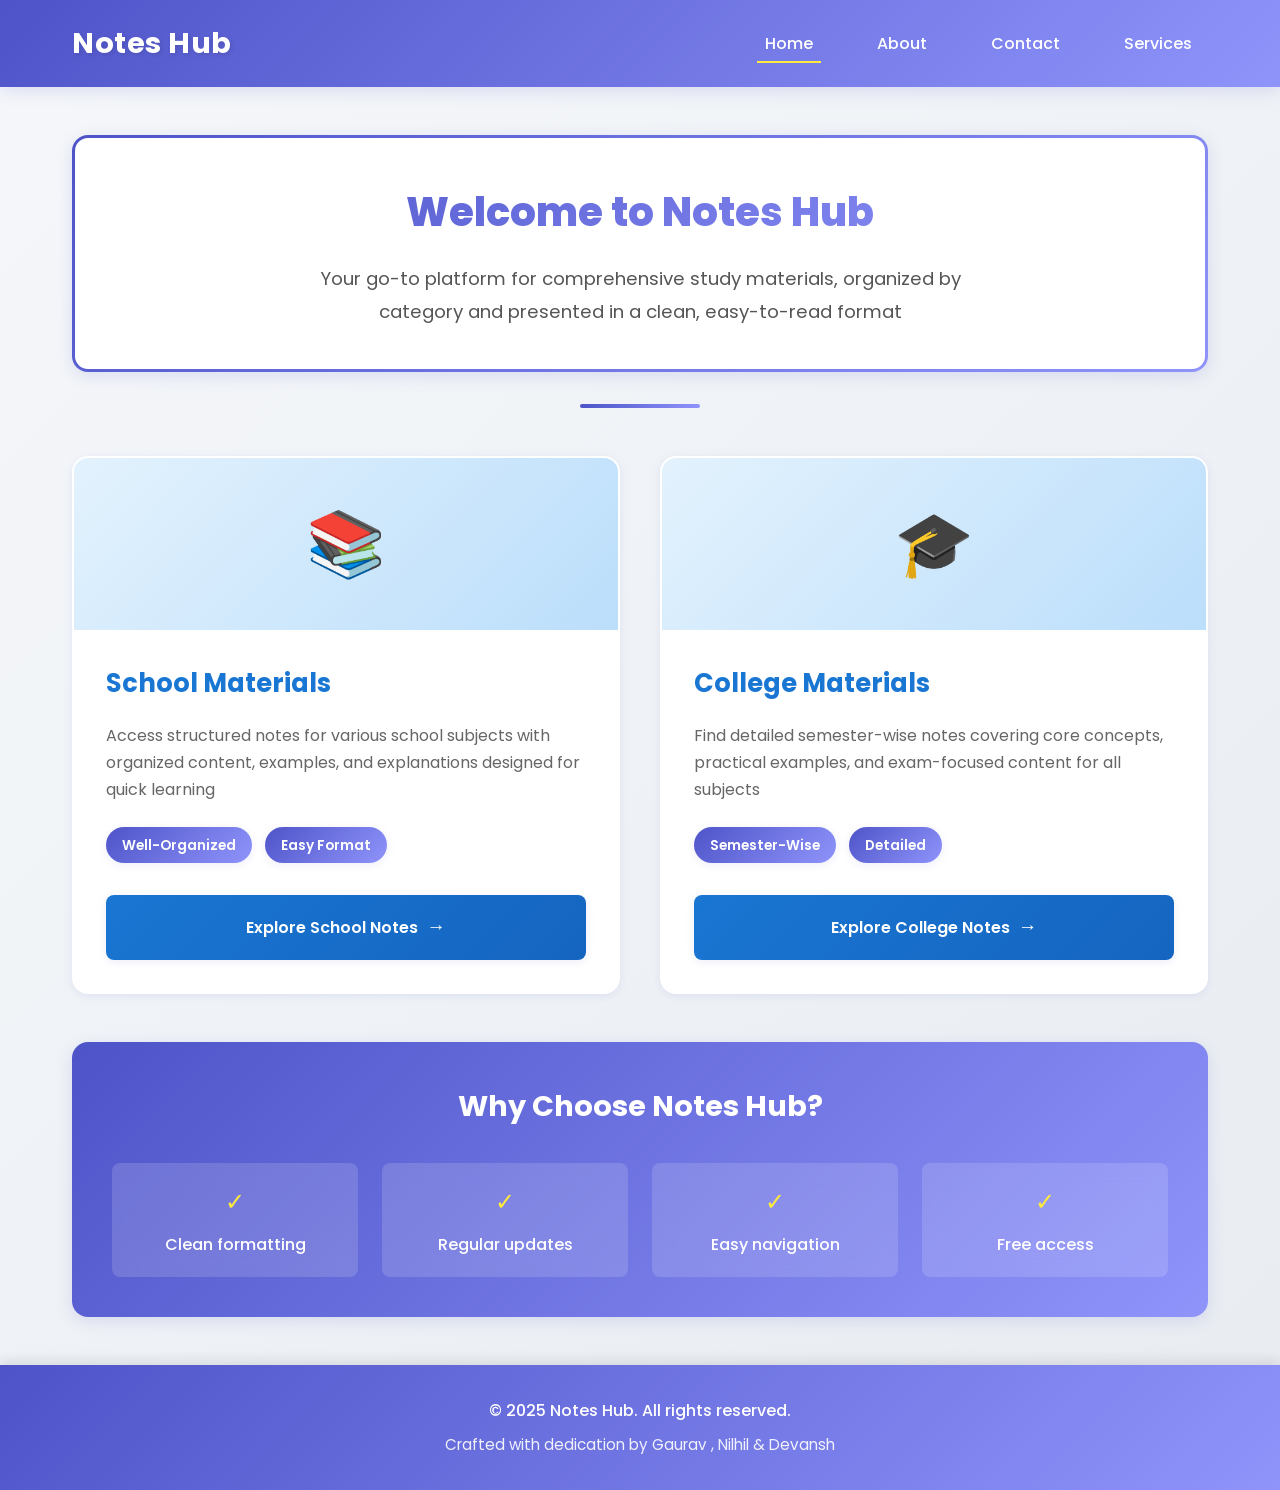
<file: index.html>
<!DOCTYPE html>
<html lang="en">
  <head>
    <meta charset="UTF-8" />
    <meta name="viewport" content="width=device-width, initial-scale=1.0" />
    <meta
      name="description"
      content="Your ultimate destination for organized school and college study materials"
    />
    <title>Notes Hub - Your Study Companion</title>
    <link
      href="https://fonts.googleapis.com/css2?family=Poppins:wght@300;400;500;600;700;800&display=swap"
      rel="stylesheet"
    />
    <link rel="stylesheet" href="style.css" />
  </head>
  <body>
    <header class="header-wrapper">
      <nav class="primary-navigation">
        <div class="brand-logo">
          <h1 class="site-title">Notes Hub</h1>
        </div>
        <ul class="navigation-menu">
          <li><a href="index.html" class="nav-link active-page">Home</a></li>
          <li><a href="./about/about.html" class="nav-link">About</a></li>
          <li><a href="./contact/contact.html" class="nav-link">Contact</a></li>
          <li><a href="services.html" class="nav-link">Services</a></li>
        </ul>
      </nav>
    </header>

    <main class="main-content-wrapper">
      <section class="hero-section">
        <div class="hero-content">
          <h2 class="page-heading">Welcome to Notes Hub</h2>
          <p class="page-description">
            Your go-to platform for comprehensive study materials, organized by
            category and presented in a clean, easy-to-read format
          </p>
        </div>
        <div class="decorative-divider"></div>
      </section>

      <section class="notes-grid-section">
        <div class="notes-grid">
          <article class="note-card school-card">
            <div class="card-icon-wrapper">
              <div class="card-icon">📚</div>
            </div>
            <div class="card-content">
              <h3 class="card-heading">School Materials</h3>
              <p class="card-description">
                Access structured notes for various school subjects with
                organized content, examples, and explanations designed for quick
                learning
              </p>
              <div class="card-features">
                <span class="feature-badge">Well-Organized</span>
                <span class="feature-badge">Easy Format</span>
              </div>
            </div>
            <div class="card-action">
              <a
                href="./notes/schools/mainschool.html"
                class="action-button primary-btn"
              >
                Explore School Notes
                <span class="btn-arrow">→</span>
              </a>
            </div>
          </article>

          <article class="note-card college-card">
            <div class="card-icon-wrapper">
              <div class="card-icon">🎓</div>
            </div>
            <div class="card-content">
              <h3 class="card-heading">College Materials</h3>
              <p class="card-description">
                Find detailed semester-wise notes covering core concepts,
                practical examples, and exam-focused content for all subjects
              </p>
              <div class="card-features">
                <span class="feature-badge">Semester-Wise</span>
                <span class="feature-badge">Detailed</span>
              </div>
            </div>
            <div class="card-action">
              <a
                href="./notes/college/maincollege.html"
                class="action-button primary-btn"
              >
                Explore College Notes
                <span class="btn-arrow">→</span>
              </a>
            </div>
          </article>
        </div>
      </section>

      <section class="info-banner">
        <div class="banner-content">
          <h3 class="banner-heading">Why Choose Notes Hub?</h3>
          <div class="benefits-grid">
            <div class="benefit-item">
              <span class="benefit-icon">✓</span>
              <p>Clean formatting</p>
            </div>
            <div class="benefit-item">
              <span class="benefit-icon">✓</span>
              <p>Regular updates</p>
            </div>
            <div class="benefit-item">
              <span class="benefit-icon">✓</span>
              <p>Easy navigation</p>
            </div>
            <div class="benefit-item">
              <span class="benefit-icon">✓</span>
              <p>Free access</p>
            </div>
          </div>
        </div>
      </section>
    </main>

    <footer class="site-footer">
      <div class="footer-content">
        <p class="footer-copyright">
          &copy; 2025 Notes Hub. All rights reserved.
        </p>
        <p class="footer-credits">
          Crafted with dedication by Gaurav , Nilhil & Devansh
        </p>
      </div>
    </footer>
  </body>
</html>
</file>
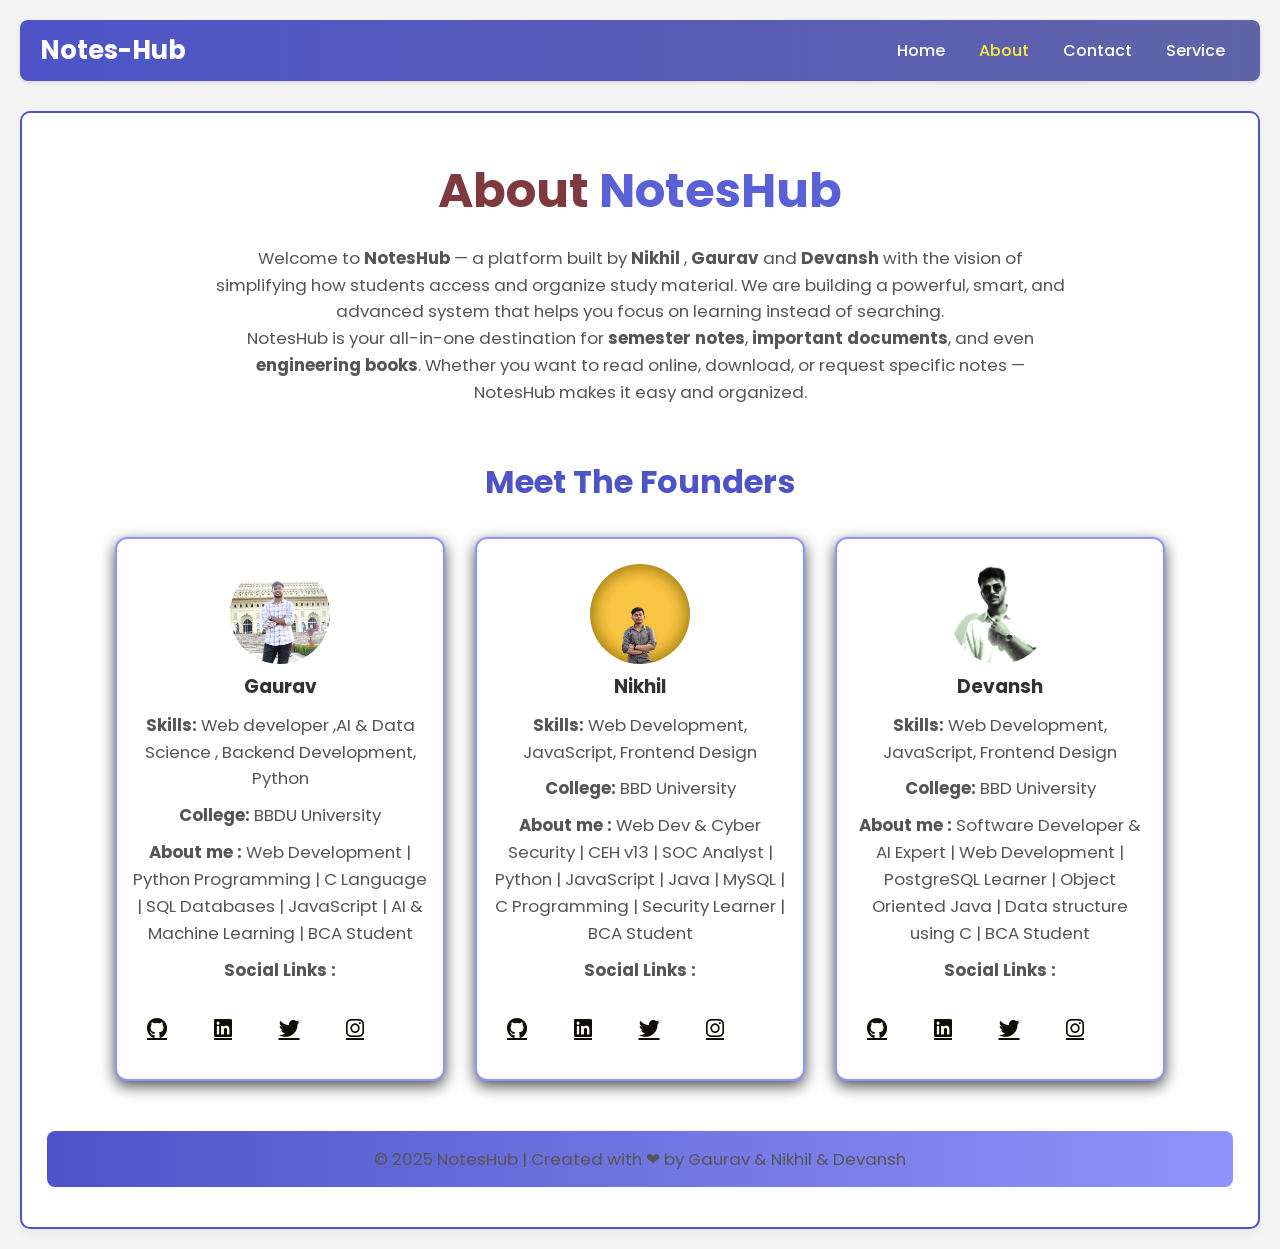
<file: about/about.html>
<!DOCTYPE html>
<html lang="en">

<head>
  <meta charset="UTF-8">
  <meta name="viewport" content="width=device-width, initial-scale=1.0">
  <title>About | NotesHub</title>

  <link href="https://fonts.googleapis.com/css2?family=Poppins:wght@300;400;500;600;700&display=swap" rel="stylesheet">

  <!-- Google Fonts -->
  <link href="https://fonts.googleapis.com/css2?family=Poppins:wght@300;400;500;600;700;800&display=swap"
    rel="stylesheet" />

  <!-- Font Awesome -->
  <link rel="stylesheet" href="https://cdnjs.cloudflare.com/ajax/libs/font-awesome/6.4.0/css/all.min.css" />

  <link rel="stylesheet" href="about.css">
</head>

<body>


  <nav class="main-nav">
    <h1>Notes-Hub</h1>
    <div class="nav">
      <a href="/index.html">Home</a>
      <a href="about.html" class="active">About</a>
      <a href="/contact/contact.html">Contact</a>
      <a href="/services/services.html">Service</a>
    </div>
  </nav>


  <section class="about-intro">

    <section class="about-section">
      <div class="about-content">
        <h2>About <span>NotesHub</span></h2>
        <p>
          Welcome to <strong>NotesHub</strong> — a platform built by <strong>Nikhil</strong> , <strong>Gaurav</strong>
          and <strong>Devansh</strong>
          with the vision of simplifying how students access and organize study material.
          We are building a powerful, smart, and advanced system that helps you focus on learning instead of searching.
        </p>
        <p>
          NotesHub is your all-in-one destination for <strong>semester notes</strong>, <strong>important
            documents</strong>,
          and even <strong>engineering books</strong>. Whether you want to read online, download, or request specific
          notes —
          NotesHub makes it easy and organized.
        </p>
      </div>



    </section>

    <!-- Founders Section -->
    <section class="founders">
      <h2>Meet The Founders</h2>
      <div class="founder-container">

        <!-- Gaurav  -->
        <div class="founder-card">
          <div class="profile-pic">
            <img src="gpic.png" alt="Gaurav">
          </div>
          <h3>Gaurav</h3>
          <p><strong>Skills:</strong> Web developer ,AI & Data Science , Backend Development, Python</p>
          <p><strong>College:</strong> BBDU University</p>
          <p><strong>About me :</strong> Web Development | Python Programming | C Language | SQL Databases | JavaScript
            | AI & Machine Learning | BCA Student
          </p>

          <p><strong>Social Links :</strong></p>
          <ul>
            <div class="social-links">
              <a href="https://github.com/ggauravky" target="_blank" aria-label="GitHub">
                <i class="fab fa-github"></i>
              </a>
              <a href="https://www.linkedin.com/in/gauravky/" target="_blank" aria-label="LinkedIn">
                <i class="fab fa-linkedin"></i>
              </a>
              <a href="https://twitter.com" target="_blank" aria-label="Twitter">
                <i class="fab fa-twitter"></i>
              </a>
              <a href="https://instagram.com/the_gaurav_codes" target="_blank" aria-label="Instagram">
                <i class="fab fa-instagram"></i>
              </a>
            </div>

          </ul>
        </div>

        <!-- Nikhil  -->
        <div class="founder-card">
          <div class="profile-pic">
            <img src="npic.jpg" alt="Nikhil">
          </div>
          <h3>Nikhil</h3>
          <p><strong>Skills:</strong> Web Development, JavaScript, Frontend Design</p>
          <p><strong>College:</strong> BBD University</p>
          <p><strong>About me :</strong> Web Dev & Cyber Security | CEH v13 | SOC Analyst | Python | JavaScript | Java |
            MySQL | C Programming | Security Learner | BCA Student
          </p>
          <p><strong>Social Links :</strong></p>
          <ul>
            <div class="social-links">
              <a href="https://github.com/the-nikhilcodes" target="_blank" aria-label="GitHub">
                <i class="fab fa-github"></i>
              </a>
              <a href="https://www.linkedin.com/in/nikhil-agrahari/" target="_blank" aria-label="LinkedIn">
                <i class="fab fa-linkedin"></i>
              </a>
              <a href="https://twitter.com/nikhilxploit" target="_blank" aria-label="Twitter">
                <i class="fab fa-twitter"></i>
              </a>
              <a href="https://instagram.com/codewith.nikhil" target="_blank" aria-label="Instagram">
                <i class="fab fa-instagram"></i>
              </a>
            </div>
          </ul>

        </div>


        <!-- Devansh  -->
        <div class="founder-card">
          <div class="profile-pic">
            <img src="dimg.png" alt="Devansh">
          </div>
          <h3>Devansh</h3>
          <p><strong>Skills:</strong> Web Development, JavaScript, Frontend Design</p>
          <p><strong>College:</strong> BBD University</p>
          <p><strong>About me :</strong> Software Developer & AI Expert | Web Development | PostgreSQL Learner | Object Oriented Java | Data structure using C | BCA Student</p>
          <p><strong>Social Links :</strong></p>
      

          <ul>
            <div class="social-links">
              <a href="https://github.com/ydevansh" target="_blank" aria-label="GitHub">
                <i class="fab fa-github"></i>
              </a>
              <a href="https://www.linkedin.com/in/ydevansh/" target="_blank" aria-label="LinkedIn">
                <i class="fab fa-linkedin"></i>
              </a>
              <a href="https://twitter.com" target="_blank" aria-label="Twitter">
                <i class="fab fa-twitter"></i>
              </a>
              <a href="https://instagram.com/codewithdeva" target="_blank" aria-label="Instagram">
                <i class="fab fa-instagram"></i>
              </a>
            </div>
        </div>
        </ul>
      </div>
      </div>
    </section>

    <!-- Footer -->
    <footer>
      <p>© 2025 NotesHub | Created with ❤ by Gaurav & Nikhil & Devansh</p>
    </footer>

</body>

</html>
</file>
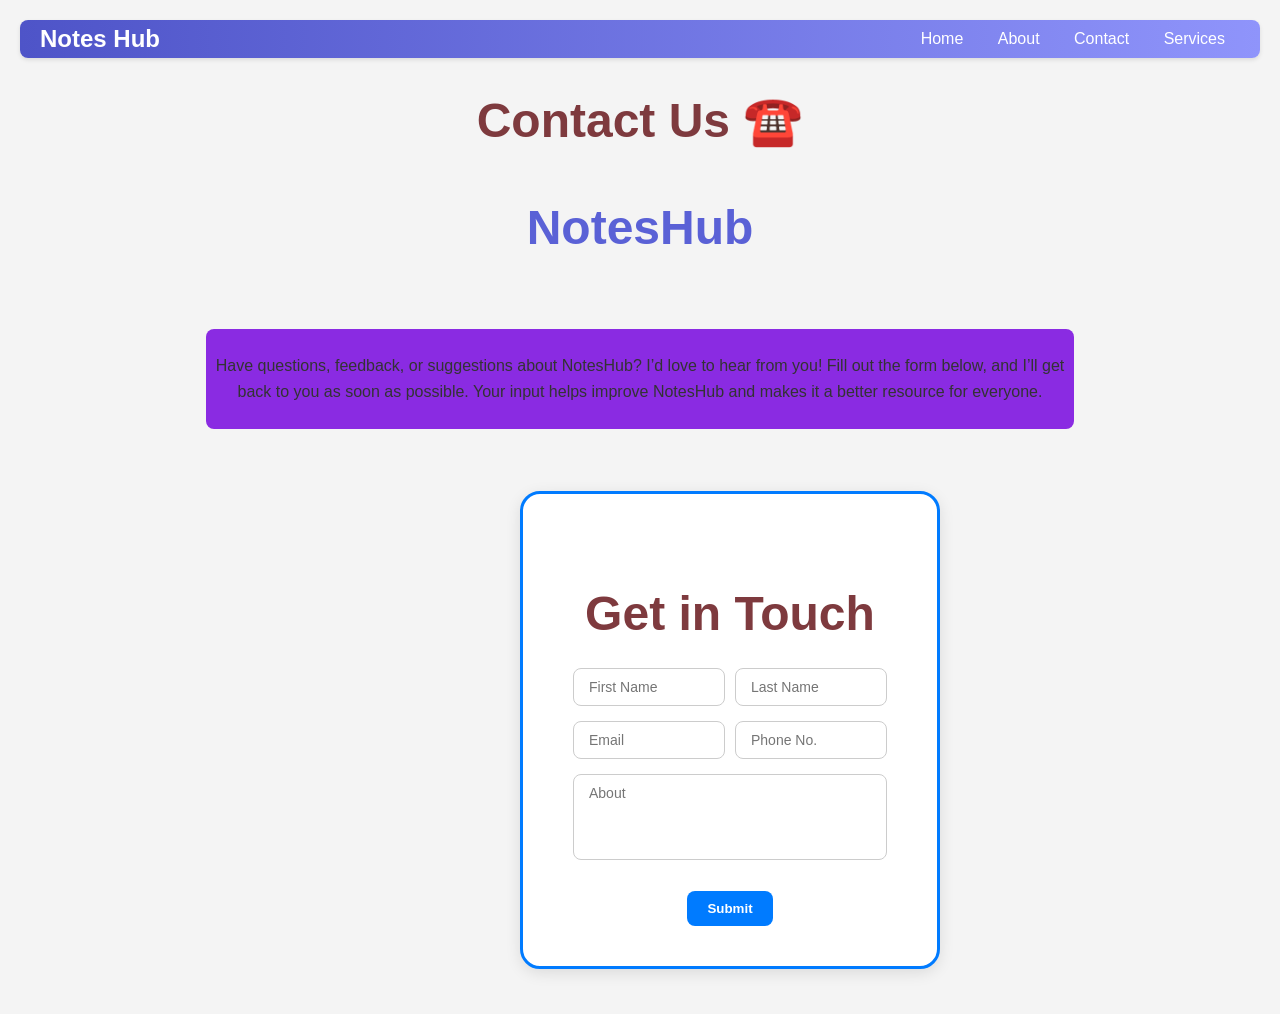
<file: contact/contact.html>
<!DOCTYPE html>
<html lang="en">

<head>
  <meta charset="UTF-8" />
  <meta name="viewport" content="width=device-width, initial-scale=1.0" />
  <title>Document</title>
  <link rel="stylesheet" href="contact.css" />
</head>

<body>
  <nav class="main-nav">
    <h1>Notes Hub</h1>
    <div class="nav">
      <a href="/index.html">Home</a>
      <a href="/about/about.html">About</a>
      <a href="/contact/contact.html">Contact</a>
      <a href="services.html">Services</a>
    </div>
  </nav>
 <section class="about-intro">

  <section class="about-section">
    <div class="about-content">
      <h2> Contact Us ☎️ <span></span></h2>
      </section>
       <h4><span>NotesHub</span></h4>

  <!-- <div class="contact">
    <span class="con"> <pre>            Contact me !           </pre></span>
  </div> -->
  <p>
    
    Have questions, feedback, or suggestions about NotesHub? I’d love to hear
    from you! Fill out the form below, and I’ll get back to you as soon as
    possible. Your input helps improve NotesHub and makes it a better resource
    for everyone.
  </p>
  

  <form>
 <div class="contact">
  
    <span>
      <h2>Get in Touch</h2>

      <form>
        <div class="row">
          <input type="text" placeholder="First Name" required />
          <input type="text" placeholder="Last Name" required />
        </div>

        <div class="row">
          <input type="email" placeholder="Email" required />
          <input type="tel" placeholder="Phone No." required />
        </div>
      

        <textarea placeholder="About" rows="4"></textarea>
      

        <button type="submit">Submit</button>
      </div> 
      </form></span>
  </form>
</body>

</html>
</file>
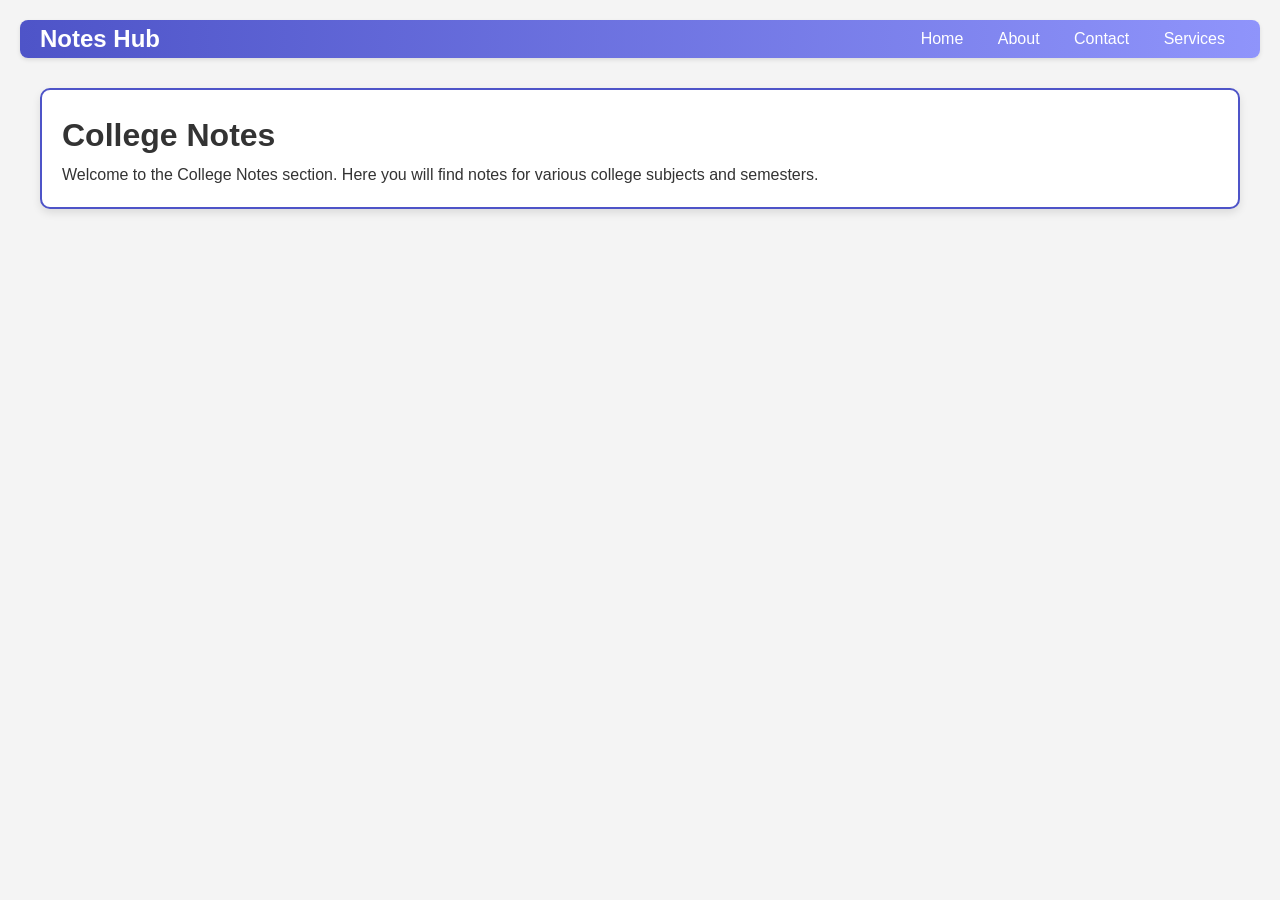
<file: notes/college/maincollege.html>
<!DOCTYPE html>
<html lang="en">
  <head>
    <meta charset="UTF-8" />
    <meta name="viewport" content="width=device-width, initial-scale=1.0" />
    <title>College Notes</title>
    <link rel="stylesheet" href="maincollege.css" />
  </head>
  <body>
    <nav class="main-nav">
      <h1>Notes Hub</h1>
      <div class="nav">
        <a href="/index.html">Home</a>
        <a href="/about.html">About</a>
        <a href="/contact.html">Contact</a>
        <a href="/services.html">Services</a>
      </div>
    </nav>
    <div class="container college-notes">
      <h1>College Notes</h1>
      <p>
        Welcome to the College Notes section. Here you will find notes for
        various college subjects and semesters.
      </p>
    </div>
  </body>
</html>
</file>
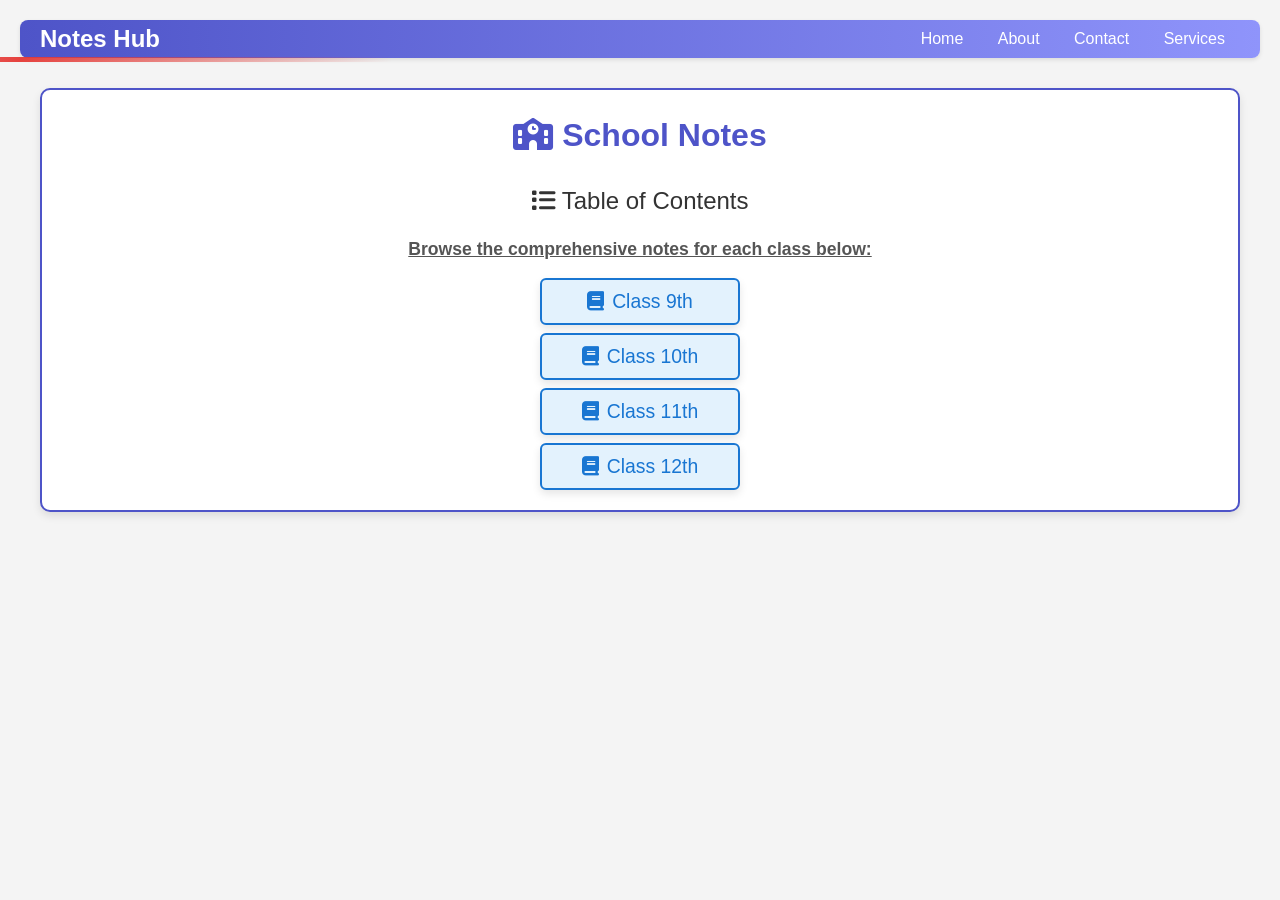
<file: notes/schools/mainschool.html>
<!DOCTYPE html>
<html lang="en">
<head>
    <meta charset="UTF-8">
    <meta name="viewport" content="width=device-width, initial-scale=1.0">
    <title>school Notes</title>
    <link rel="stylesheet" href="mainschool.css" />
    <link rel="stylesheet" href="https://cdnjs.cloudflare.com/ajax/libs/font-awesome/6.4.2/css/all.min.css" />
</head>
<body>
    <nav class="main-nav">
      <h1>Notes Hub</h1>
      <div class="nav">
        <a href="/index.html">Home</a>
        <a href="/about/about.html">About</a>
        <a href="/contact/contact.html">Contact</a>
        <a href="/services.html">Services</a>
      </div>
    </nav>
    <div class="container school-notes">
      <h1> <i class="fas fa-school"> </i> School Notes</h1>
      <h2> <i class="fas fa-list"></i> Table of Contents</h2>
      <p class="para">Browse the comprehensive notes for each class below:</p>
      <ul>
        <li><a href="/notes/schools/class9.html"><i class="fas fa-book"></i> Class 9th</a></li>
        <li><a href="/notes/schools/class10.html"><i class="fas fa-book"></i> Class 10th</a></li>
        <li><a href="/notes/schools/class11.html"><i class="fas fa-book"></i> Class 11th</a></li>
        <li><a href="/notes/schools/class12.html"><i class="fas fa-book"></i> Class 12th</a></li>
      </ul>
    </div>
</body>
</html>
</file>
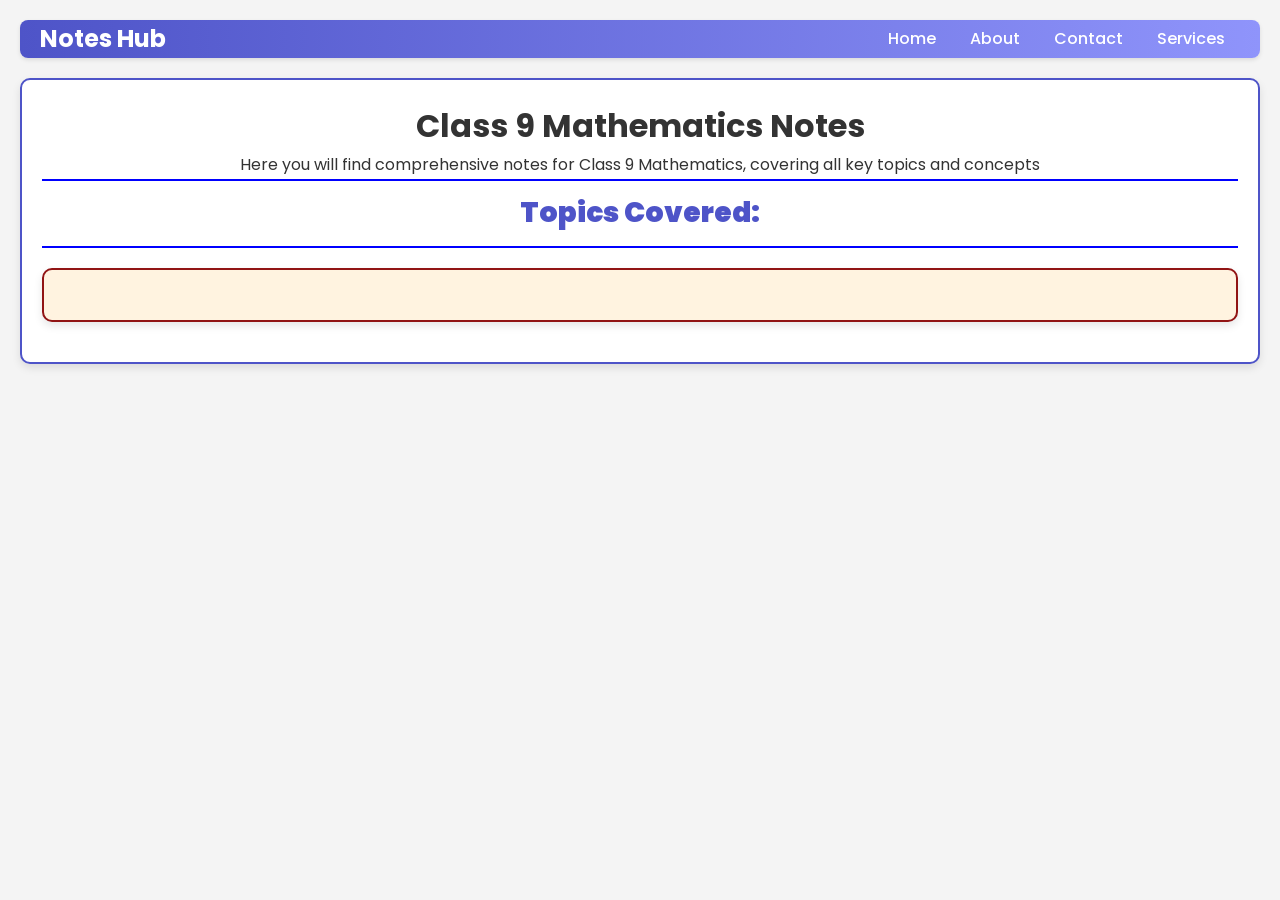
<file: notes/schools/notesforschool/9th/class9english.html>
<!DOCTYPE html>
<html lang="en">
  <head>
    <meta charset="UTF-8" />
    <meta name="viewport" content="width=device-width, initial-scale=1.0" />
    <title>Class 9 Mathematics Notes</title>
    <link
      href="https://fonts.googleapis.com/css2?family=Poppins:wght@300;400;500;600;700&display=swap"
      rel="stylesheet"
    />
    <link
      rel="stylesheet"
      href="/notes/schools/notesforschool/masterschoolnotes.css"
    />
  </head>
  <body>
    <nav class="main-nav">
      <h1>Notes Hub</h1>
      <div class="nav">
        <a href="/index.html">Home</a>
        <a href="/about/about.html">About</a>
        <a href="/contact/contact.html">Contact</a>
        <a href="/services.html">Services</a>
      </div>
    </nav>
    <div class="container class-9maths-notes">
      <h1>Class 9 Mathematics Notes</h1>
      <p>
        Here you will find comprehensive notes for Class 9 Mathematics, covering
        all key topics and concepts
      </p>
      <hr style="border: 1px solid blue; margin: 2px 0" />

      <h2>Topics Covered:</h2>
      <hr style="border: 1px solid blue; margin: 2px 0" />

      <div class="con">
        <ul>
            
        </ul>
      </div>
    </div>
  </body>
</html>
</file>
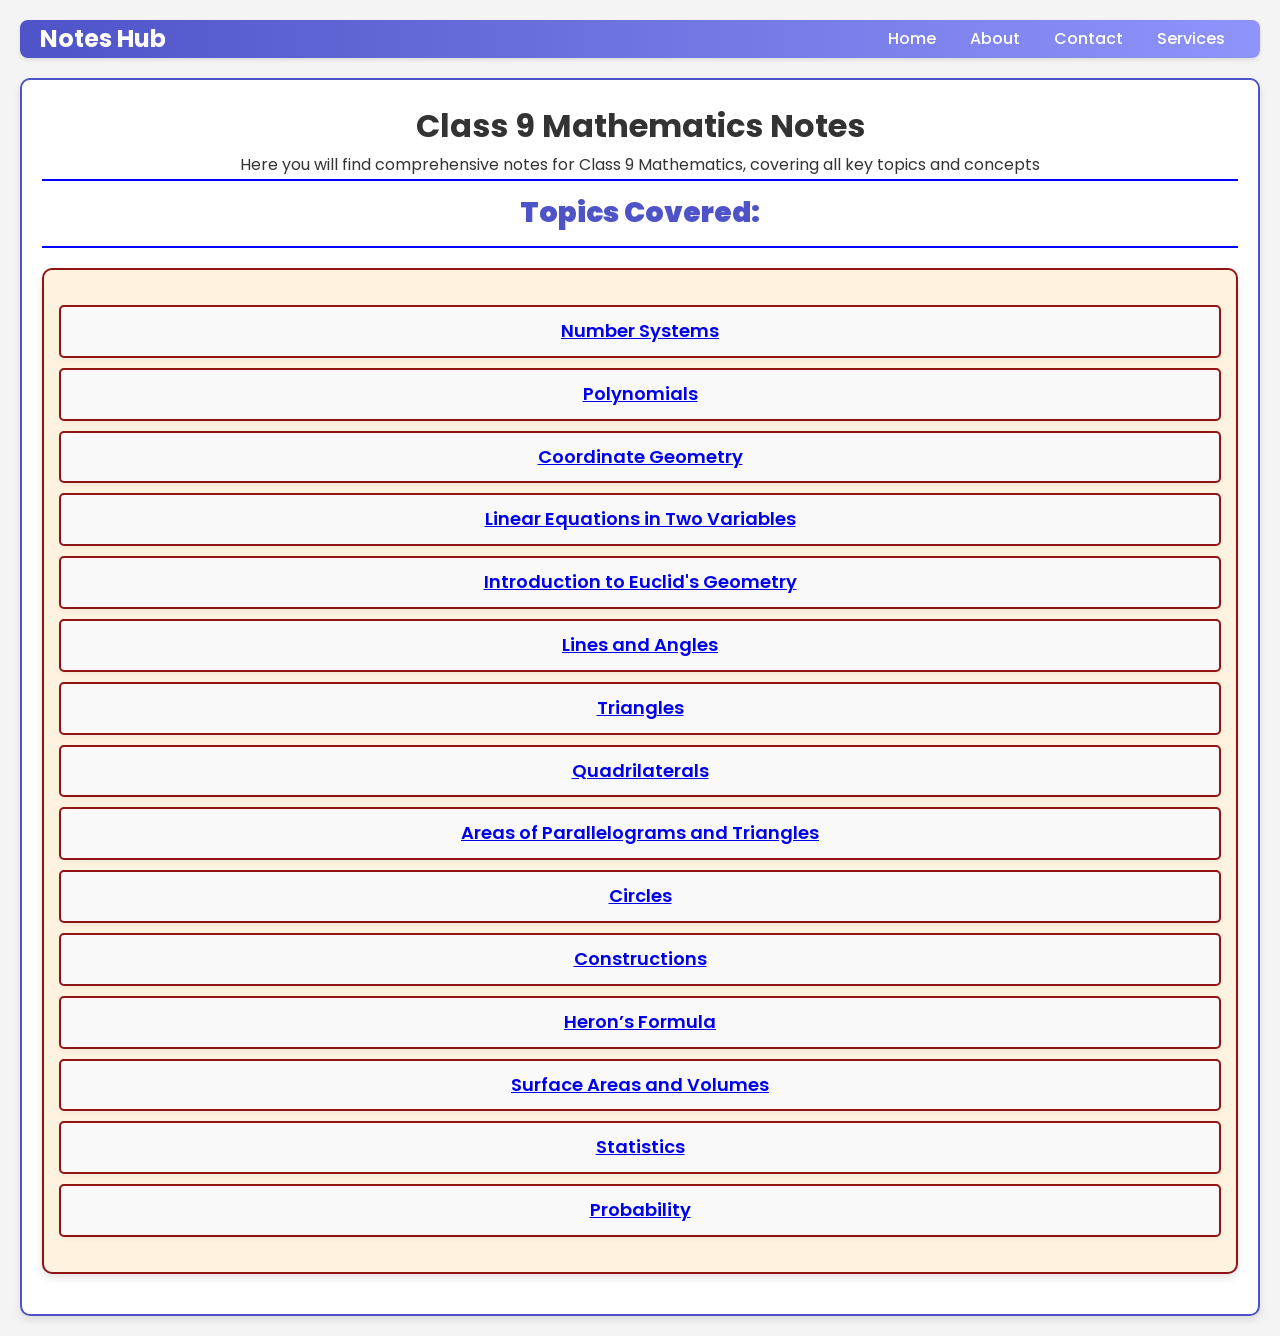
<file: notes/schools/notesforschool/9th/class9maths.html>
<!DOCTYPE html>
<html lang="en">
  <head>
    <meta charset="UTF-8" />
    <meta name="viewport" content="width=device-width, initial-scale=1.0" />
    <title>Class 9 Mathematics Notes</title>
    <link
      href="https://fonts.googleapis.com/css2?family=Poppins:wght@300;400;500;600;700&display=swap"
      rel="stylesheet"
    />
    <link rel="stylesheet" href="/notes/schools/notesforschool/masterschoolnotes.css" />
  </head>
  <body>
    <nav class="main-nav">
      <h1>Notes Hub</h1>
      <div class="nav">
        <a href="/index.html">Home</a>
        <a href="/about/about.html">About</a>
        <a href="/contact/contact.html">Contact</a>
        <a href="/services.html">Services</a>
      </div>
    </nav>
    <div class="container class-9maths-notes">
      <h1>Class 9 Mathematics Notes</h1>
      <p>
        Here you will find comprehensive notes for Class 9 Mathematics, covering
        all key topics and concepts
      </p>
      <hr style="border: 1px solid blue; margin: 2px 0" />

      <h2>Topics Covered:</h2>
      <hr style="border: 1px solid blue; margin: 2px 0" />

      <div class="con">
        <ul>
          <li><a href="/lib/school/class9/notes/maths/01num.html" target="_blank">Number Systems</a></li>
          <li><a href="/lib/school/class9/notes/maths/02poly.html" target="_blank">Polynomials</a></li>
          <li><a href="/lib/school/class9/notes/maths/03coord.html" target="_blank">Coordinate Geometry</a></li>
          <li><a href="/lib/school/class9/notes/maths/04linear.html" target="_blank">Linear Equations in Two Variables</a></li>
          <li><a href="/lib/school/class9/notes/maths/05euclid.html" target="_blank">Introduction to Euclid's Geometry</a></li>
          <li><a href="/lib/school/class9/notes/maths/06lines.html" target="_blank">Lines and Angles</a></li>
          <li><a href="/lib/school/class9/notes/maths/07triangles.html" target="_blank">Triangles</a></li>
          <li><a href="/lib/school/class9/notes/maths/08quad.html" target="_blank">Quadrilaterals</a></li>
          <li><a href="/lib/school/class9/notes/maths/09area.html" target="_blank">Areas of Parallelograms and Triangles</a></li>
          <li><a href="/lib/school/class9/notes/maths/10circles.html" target="_blank">Circles</a></li>
          <li><a href="/lib/school/class9/notes/maths/11constructions.html" target="_blank">Constructions</a></li>
          <li><a href="/lib/school/class9/notes/maths/12heron.html" target="_blank">Heron’s Formula</a></li>
          <li><a href="/lib/school/class9/notes/maths/13surface.html" target="_blank">Surface Areas and Volumes</a></li>
          <li><a href="/lib/school/class9/notes/maths/14statistics.html" target="_blank">Statistics</a></li>
          <li><a href="/lib/school/class9/notes/maths/15probability.html" target="_blank">Probability</a></li>
        </ul>
      </div>
    </div>
  </body>
</html>
</file>
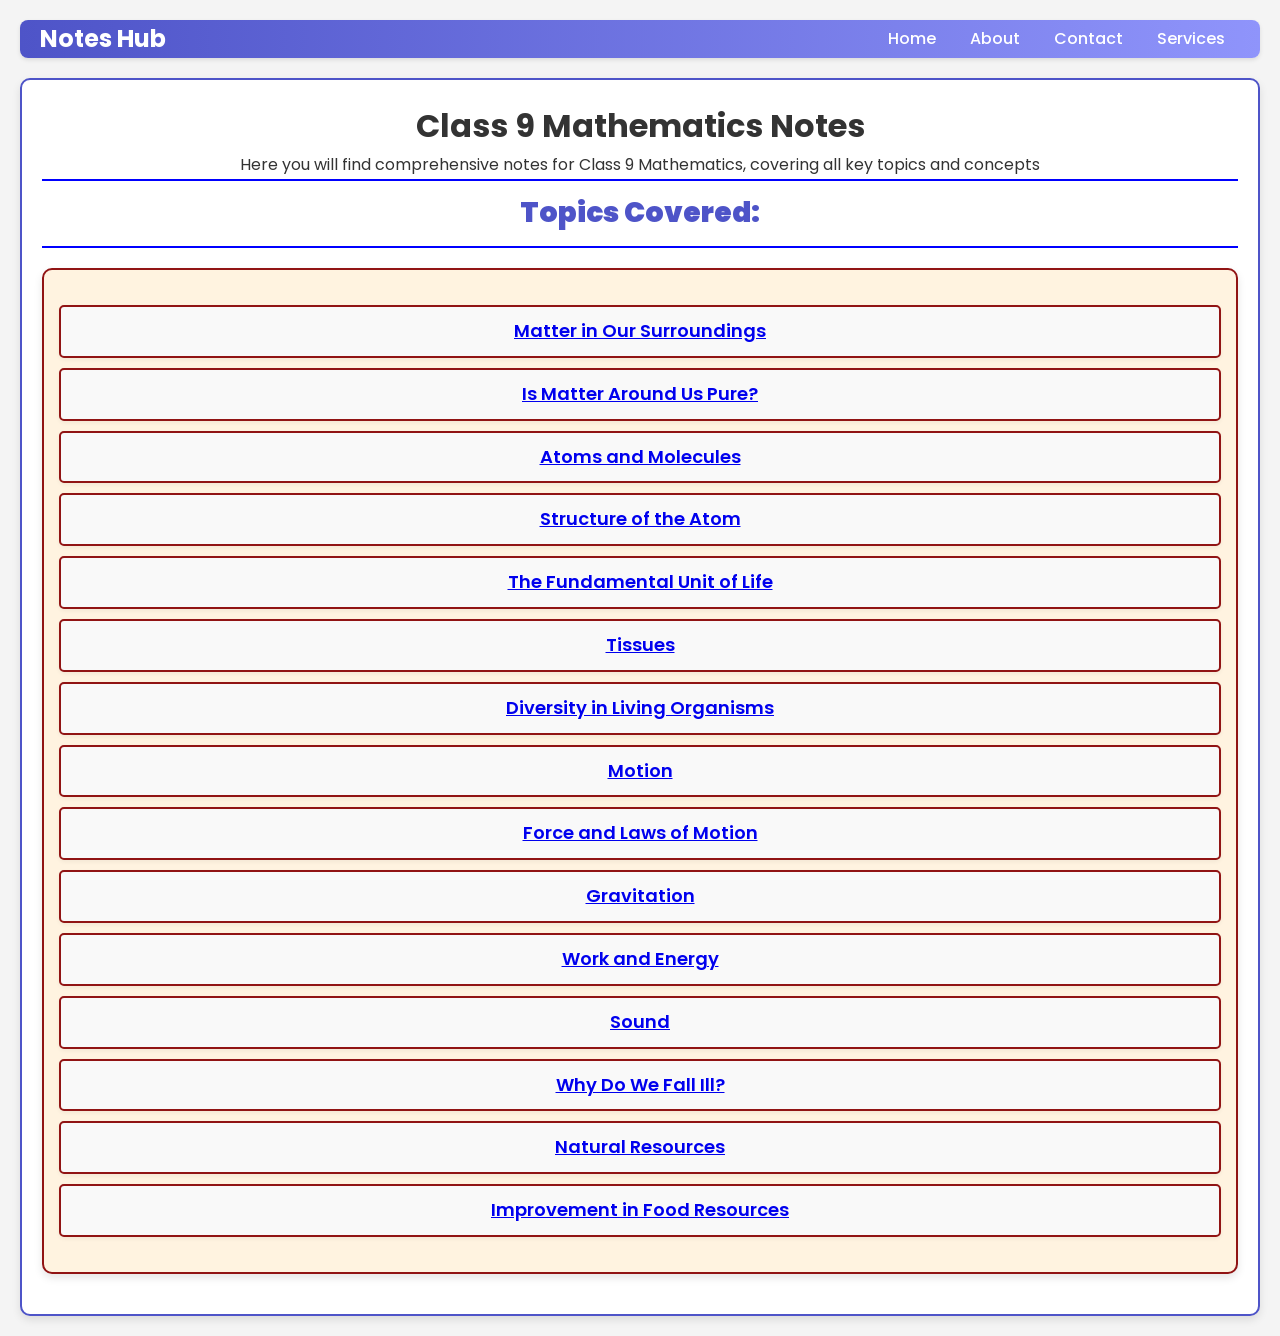
<file: notes/schools/notesforschool/9th/class9science.html>
<!DOCTYPE html>
<html lang="en">
  <head>
    <meta charset="UTF-8" />
    <meta name="viewport" content="width=device-width, initial-scale=1.0" />
    <title>Class 9 Mathematics Notes</title>
    <link
      href="https://fonts.googleapis.com/css2?family=Poppins:wght@300;400;500;600;700&display=swap"
      rel="stylesheet"
    />
    <link
      rel="stylesheet"
      href="/notes/schools/notesforschool/masterschoolnotes.css"
    />
  </head>
  <body>
    <nav class="main-nav">
      <h1>Notes Hub</h1>
      <div class="nav">
        <a href="/index.html">Home</a>
        <a href="/about/about.html">About</a>
        <a href="/contact/contact.html">Contact</a>
        <a href="/services.html">Services</a>
      </div>
    </nav>
    <div class="container class-9maths-notes">
      <h1>Class 9 Mathematics Notes</h1>
      <p>
        Here you will find comprehensive notes for Class 9 Mathematics, covering
        all key topics and concepts
      </p>
      <hr style="border: 1px solid blue; margin: 2px 0" />

      <h2>Topics Covered:</h2>
      <hr style="border: 1px solid blue; margin: 2px 0" />

      <div class="con">
        <ul>
          <li><a href="#">Matter in Our Surroundings</a></li>
          <li><a href="#">Is Matter Around Us Pure?</a></li>
          <li><a href="#">Atoms and Molecules</a></li>
          <li><a href="#">Structure of the Atom</a></li>
          <li><a href="#">The Fundamental Unit of Life</a></li>
          <li><a href="#">Tissues</a></li>
          <li><a href="#">Diversity in Living Organisms</a></li>
          <li><a href="#">Motion</a></li>   
          <li><a href="#">Force and Laws of Motion</a></li>
          <li><a href="#">Gravitation</a></li>
          <li><a href="#">Work and Energy</a></li>
          <li><a href="#">Sound</a></li>
          <li><a href="#">Why Do We Fall Ill?</a></li>
          <li><a href="#">Natural Resources</a></li>
          <li><a href="#">Improvement in Food Resources</a></li>
        </ul>
      </div>
    </div>
  </body>
</html>
</file>
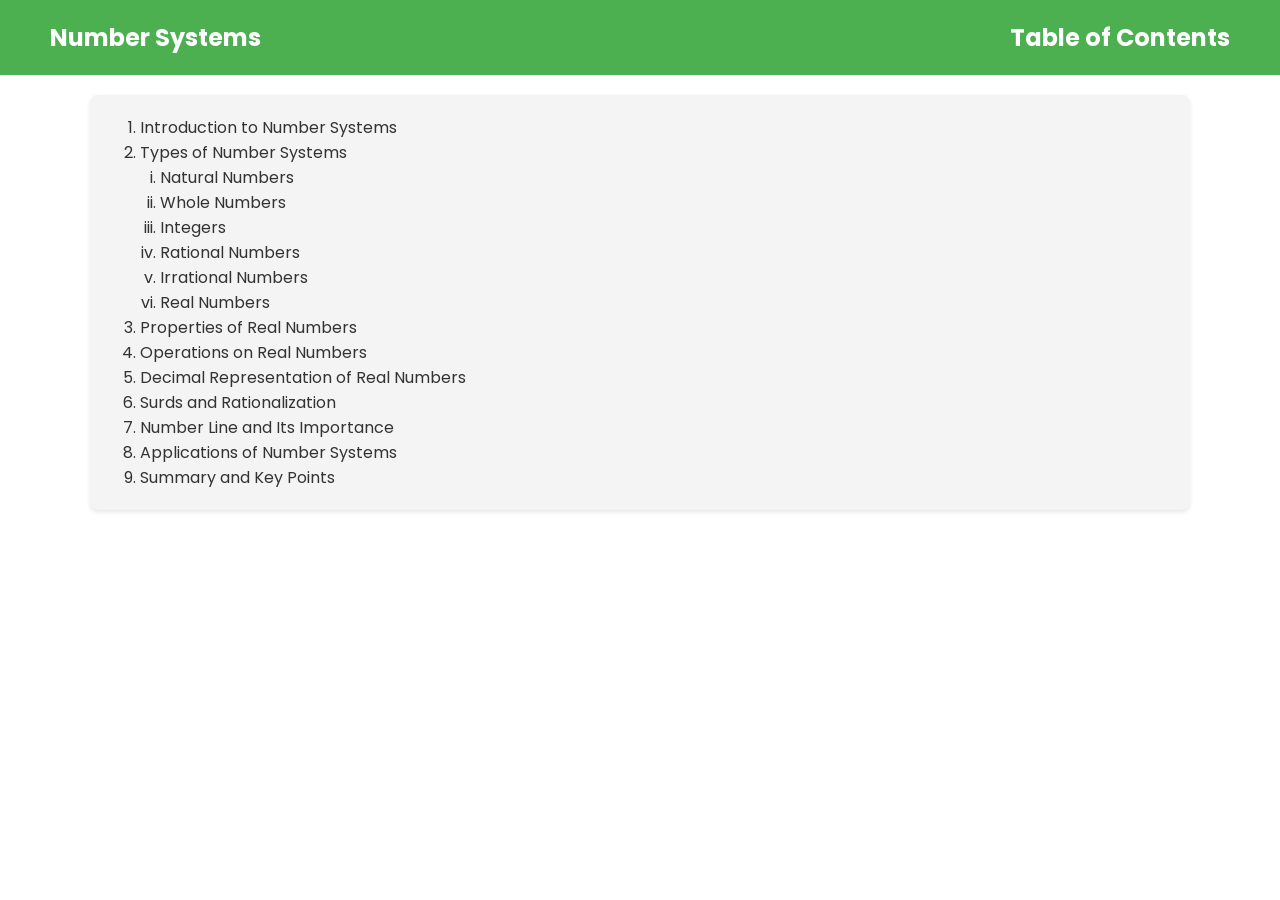
<file: lib/school/class9/notes/maths/01num.html>
<!DOCTYPE html>
<html lang="en">
<head>
    <meta charset="UTF-8">
    <meta name="viewport" content="width=device-width, initial-scale=1.0">
    <title>Number Systems</title>
    <link href="https://fonts.googleapis.com/css2?family=Poppins:wght@300;400;500;600;700&display=swap" rel="stylesheet">
    <link rel="stylesheet" href="class9notesmathsnumbersy.css">
</head>
<body>
    <section class="main-nav">
        <h1>Number Systems</h1>
        <h2>Table of Contents</h2>
    </section>
    
    <section class="tableofcont">
        <ol>
            <li>Introduction to Number Systems</li>
            <li>Types of Number Systems
                <ol class="diff" type="i">
                    <li>Natural Numbers</li>
                    <li>Whole Numbers</li>
                    <li>Integers</li>
                    <li>Rational Numbers</li>
                    <li>Irrational Numbers</li>
                    <li>Real Numbers</li>
                </ol>
            </li>
            <li>Properties of Real Numbers</li>
            <li>Operations on Real Numbers</li>
            <li>Decimal Representation of Real Numbers</li>
            <li>Surds and Rationalization</li>
            <li>Number Line and Its Importance</li>
            <li>Applications of Number Systems</li>
            <li>Summary and Key Points</li>
        </ol>
    </section>
</body>
</html>
</file>
<file: style.css>
/* Base Reset and Root Variables */
* {
    margin: 0;
    padding: 0;
    box-sizing: border-box;
}

:root {
    --primary-blue: #4e54c8;
    --secondary-blue: #8f94fb;
    --accent-blue: #1976d2;
    --light-blue: #e3f2fd;
    --dark-text: #2c3e50;
    --medium-text: #555;
    --light-text: #666;
    --white: #ffffff;
    --background-light: #f8f9fa;
    --shadow-sm: 0 2px 8px rgba(78, 84, 200, 0.1);
    --shadow-md: 0 4px 16px rgba(78, 84, 200, 0.15);
    --shadow-lg: 0 8px 24px rgba(78, 84, 200, 0.2);
    --transition-speed: 0.3s;
    --border-radius-sm: 8px;
    --border-radius-md: 12px;
    --border-radius-lg: 16px;
}

body {
    font-family: 'Poppins', sans-serif;
    background: linear-gradient(135deg, #f5f7fa 0%, #e8ecf1 100%);
    color: var(--dark-text);
    line-height: 1.7;
    min-height: 100vh;
    display: flex;
    flex-direction: column;
}

.header-wrapper {
    background: linear-gradient(135deg, var(--primary-blue) 0%, var(--secondary-blue) 100%);
    box-shadow: var(--shadow-md);
    position: sticky;
    top: 0;
    z-index: 1000;
    animation: slideDown 0.5s ease-out;
}

@keyframes slideDown {
    from {
        transform: translateY(-100%);
        opacity: 0;
    }
    to {
        transform: translateY(0);
        opacity: 1;
    }
}

.primary-navigation {
    max-width: 1200px;
    margin: 0 auto;
    padding: 1.2rem 2rem;
    display: flex;
    justify-content: space-between;
    align-items: center;
}

.brand-logo .site-title {
    color: var(--white);
    font-size: 1.8rem;
    font-weight: 700;
    letter-spacing: 0.5px;
    text-shadow: 2px 2px 4px rgba(0, 0, 0, 0.1);
}

.navigation-menu {
    display: flex;
    list-style: none;
    gap: 2rem;
}

.nav-link {
    color: var(--white);
    text-decoration: none;
    font-weight: 500;
    font-size: 1rem;
    padding: 0.5rem 1rem;
    border-radius: var(--border-radius-sm);
    transition: all var(--transition-speed) ease;
    position: relative;
}

.nav-link::after {
    content: '';
    position: absolute;
    bottom: 0;
    left: 50%;
    transform: translateX(-50%);
    width: 0;
    height: 2px;
    background: #ffeb3b;
    transition: width var(--transition-speed) ease;
}

.nav-link:hover::after,
.nav-link.active-page::after {
    width: 80%;
}

.nav-link:hover {
    background: rgba(255, 255, 255, 0.15);
    transform: translateY(-2px);
}

.main-content-wrapper {
    flex: 1;
    max-width: 1200px;
    margin: 0 auto;
    padding: 3rem 2rem;
    width: 100%;
}

.hero-section {
    text-align: center;
    margin-bottom: 3rem;
    animation: fadeInUp 0.8s ease-out;
}

@keyframes fadeInUp {
    from {
        opacity: 0;
        transform: translateY(30px);
    }
    to {
        opacity: 1;
        transform: translateY(0);
    }
}

.hero-content {
    background: var(--white);
    padding: 2.5rem;
    border-radius: var(--border-radius-lg);
    box-shadow: var(--shadow-md);
    border: 3px solid transparent;
    background-image: linear-gradient(var(--white), var(--white)), 
                      linear-gradient(135deg, var(--primary-blue), var(--secondary-blue));
    background-origin: border-box;
    background-clip: padding-box, border-box;
}

.page-heading {
    font-size: 2.5rem;
    font-weight: 800;
    background: linear-gradient(135deg, var(--primary-blue), var(--secondary-blue));
    -webkit-background-clip: text;
    -webkit-text-fill-color: transparent;
    background-clip: text;
    margin-bottom: 1rem;
}

.page-description {
    font-size: 1.15rem;
    color: var(--medium-text);
    max-width: 700px;
    margin: 0 auto;
    line-height: 1.8;
}

.decorative-divider {
    width: 120px;
    height: 4px;
    background: linear-gradient(90deg, var(--primary-blue), var(--secondary-blue));
    margin: 2rem auto 0;
    border-radius: 2px;
}

.notes-grid-section {
    margin-bottom: 3rem;
}

.notes-grid {
    display: grid;
    grid-template-columns: repeat(auto-fit, minmax(320px, 1fr));
    gap: 2.5rem;
    animation: fadeInUp 1s ease-out;
}

.note-card {
    background: var(--white);
    border-radius: var(--border-radius-lg);
    box-shadow: var(--shadow-sm);
    overflow: hidden;
    transition: all var(--transition-speed) ease;
    border: 2px solid transparent;
    display: flex;
    flex-direction: column;
    position: relative;
}

.note-card::before {
    content: '';
    position: absolute;
    top: 0;
    left: 0;
    width: 100%;
    height: 4px;
    background: linear-gradient(90deg, var(--primary-blue), var(--secondary-blue));
    transform: scaleX(0);
    transition: transform var(--transition-speed) ease;
}

.note-card:hover {
    transform: translateY(-8px);
    box-shadow: var(--shadow-lg);
    border-color: var(--primary-blue);
}

.note-card:hover::before {
    transform: scaleX(1);
}

.card-icon-wrapper {
    background: linear-gradient(135deg, var(--light-blue), #bbdefb);
    padding: 2rem;
    text-align: center;
}

.card-icon {
    font-size: 4rem;
    animation: bounce 2s infinite;
}

@keyframes bounce {
    0%, 100% {
        transform: translateY(0);
    }
    50% {
        transform: translateY(-10px);
    }
}

.card-content {
    padding: 2rem;
    flex: 1;
}

.card-heading {
    font-size: 1.6rem;
    font-weight: 700;
    color: var(--accent-blue);
    margin-bottom: 1rem;
    text-transform: capitalize;
}

.card-description {
    color: var(--light-text);
    font-size: 1rem;
    line-height: 1.7;
    margin-bottom: 1.5rem;
}

.card-features {
    display: flex;
    gap: 0.8rem;
    flex-wrap: wrap;
}

.feature-badge {
    background: linear-gradient(135deg, var(--primary-blue), var(--secondary-blue));
    color: var(--white);
    padding: 0.4rem 1rem;
    border-radius: 20px;
    font-size: 0.85rem;
    font-weight: 600;
    box-shadow: var(--shadow-sm);
}

.card-action {
    padding: 0 2rem 2rem;
}

.action-button {
    display: inline-flex;
    align-items: center;
    justify-content: center;
    gap: 0.5rem;
    width: 100%;
    padding: 1rem 1.5rem;
    background: linear-gradient(135deg, var(--accent-blue) 0%, #1565c0 100%);
    color: var(--white);
    text-decoration: none;
    border-radius: var(--border-radius-sm);
    font-weight: 600;
    font-size: 1rem;
    transition: all var(--transition-speed) ease;
    box-shadow: var(--shadow-sm);
}

.action-button:hover {
    background: linear-gradient(135deg, #1565c0 0%, #0d47a1 100%);
    box-shadow: var(--shadow-md);
    transform: scale(1.03);
}

.btn-arrow {
    font-size: 1.2rem;
    transition: transform var(--transition-speed) ease;
}

.action-button:hover .btn-arrow {
    transform: translateX(5px);
}

.info-banner {
    background: linear-gradient(135deg, var(--primary-blue), var(--secondary-blue));
    border-radius: var(--border-radius-lg);
    padding: 2.5rem;
    box-shadow: var(--shadow-md);
    animation: fadeInUp 1.2s ease-out;
}

.banner-content {
    text-align: center;
}

.banner-heading {
    color: var(--white);
    font-size: 1.8rem;
    font-weight: 700;
    margin-bottom: 2rem;
}

.benefits-grid {
    display: grid;
    grid-template-columns: repeat(auto-fit, minmax(150px, 1fr));
    gap: 1.5rem;
}

.benefit-item {
    background: rgba(255, 255, 255, 0.15);
    padding: 1.2rem;
    border-radius: var(--border-radius-sm);
    backdrop-filter: blur(10px);
    transition: all var(--transition-speed) ease;
}

.benefit-item:hover {
    background: rgba(255, 255, 255, 0.25);
    transform: scale(1.05);
}

.benefit-icon {
    font-size: 1.5rem;
    display: block;
    margin-bottom: 0.5rem;
    color: #ffeb3b;
}

.benefit-item p {
    color: var(--white);
    font-weight: 500;
    font-size: 1rem;
}

.site-footer {
    background: linear-gradient(135deg, var(--primary-blue), var(--secondary-blue));
    color: var(--white);
    padding: 2rem;
    text-align: center;
    margin-top: auto;
    box-shadow: 0 -4px 12px rgba(0, 0, 0, 0.1);
}

.footer-content {
    max-width: 1200px;
    margin: 0 auto;
}

.footer-copyright {
    font-size: 1rem;
    font-weight: 500;
    margin-bottom: 0.5rem;
}

.footer-credits {
    font-size: 0.95rem;
    opacity: 0.9;
    font-weight: 400;
}

@media (max-width: 768px) {
    .primary-navigation {
        flex-direction: column;
        gap: 1.5rem;
        padding: 1rem;
    }

    .navigation-menu {
        flex-direction: column;
        gap: 0.8rem;
        width: 100%;
        text-align: center;
    }

    .nav-link {
        display: block;
        padding: 0.8rem;
    }

    .page-heading {
        font-size: 2rem;
    }

    .page-description {
        font-size: 1rem;
    }

    .notes-grid {
        grid-template-columns: 1fr;
        gap: 1.5rem;
    }

    .benefits-grid {
        grid-template-columns: repeat(2, 1fr);
    }

    .main-content-wrapper {
        padding: 2rem 1rem;
    }
}

@media (max-width: 480px) {
    .brand-logo .site-title {
        font-size: 1.5rem;
    }

    .page-heading {
        font-size: 1.7rem;
    }

    .card-heading {
        font-size: 1.4rem;
    }

    .benefits-grid {
        grid-template-columns: 1fr;
    }

    .hero-content {
        padding: 1.5rem;
    }
}
</file>
<file: about/about.css>
* {
  margin: 0;
  padding: 0;
  box-sizing: border-box;
  font-family: 'Poppins', sans-serif;
}

body {
  background-color: #f4f4f4;
  color: #333;
  line-height: 1.6;
  padding: 20px;
}

nav.main-nav {
  background: linear-gradient(90deg, #4e54c8 0%, #6064a7 100%);
  color: #fff;
  display: flex;
  justify-content: space-between;
  align-items: center;
  padding: 10px 20px;
  border-radius: 8px;
  box-shadow: 0 2px 4px rgba(0, 0, 0, 0.1);
}

nav.main-nav h1 {
  font-size: 1.6rem;
}

nav.main-nav a {
  color: #fff;
  text-decoration: none;
  margin: 0 15px;
  font-weight: 500;
  transition: color 0.3s ease;
}

nav.main-nav a:hover,
nav.main-nav a.active {
  color: #ffeb3b;
}


.about-intro {
  background: #fff;
  border: 2px solid #4e54c8;
  border-radius: 10px;
  padding: 40px 25px;
  margin-top: 30px;
  text-align: center;
  box-shadow: 0 4px 10px rgba(139, 138, 138, 0.1);
  animation: fadeIn 1s ease;
}

.about-intro h2 {
  color: #7e3a3e;
  font-size: 3rem;
  margin-bottom: 15px;
}

.about-intro h2 span {
  color: #5a61d6;
}

.about-intro p {
  color: #555;
  font-size: 1.05rem;
  max-width: 850px;
  margin: auto;
}

.founders {
  margin-top: 50px;
  text-align: center;
}

.founders h2 {
  font-size: 2rem;
  color: #4e54c8;
  margin-bottom: 30px;
}

.founder-container {
  display: flex;
  flex-wrap: wrap;
  justify-content: center;
  gap: 30px;
}

.founder-card {
  background: #fff;
  border: 2px solid #8f94fb;
  border-radius: 12px;
  width: 330px;
  padding: 25px 15px;
  text-align: center;
  box-shadow: 0 5px 15px rgba(0, 0, 0, 0.7);
  transition: 0.3s ease;
}

.founder-card:hover {
  background-color: #a4aeca;
  color: rgb(0, 0, 0);
}

.founder-card p {
  font-weight: 50%;
  margin: 10px 0;
  color: #555;
}

.profile-pic img {
  width: 100px;
  height: 100px;
  border-radius: 50%;
  filter: brightness(110%);
  object-fit: cover;
}


.social-links {
    display: flex;
    gap: 1rem;
    margin-top: 20px;
}

.social-links a {
    width: 50px;
    height: 50px;
    border-radius: 50%;
    display: flex;
    align-items: center;
    justify-content: center;
    background: rgba(255, 255, 255, 0.05);
    color: rgb(14, 13, 2);
    font-size: 1.3rem;
    transition: all var(--transition-normal);
    border: 2px solid rgba(255, 255, 255, 0.1);
}

.social-links a:hover {
    transform: translateY(-5px);
    background: linear-gradient(135deg, rgb(13, 13, 8), aqua);
    color: #051417;
    border-color: transparent;
    box-shadow: 0 8px 20px rgba(242, 191, 49, 0.4);
}

.founder-card:hover .social-links a {
    background: #8a7d7d;
    color: linear-gradient(135deg, #ff9a9e 0%, #fad0c4 100%)  ;
    border: 2px solid #0c16c9;
  
}




/* Footer */
footer {
  margin-top: 50px;
  background: linear-gradient(90deg, #4e54c8 0%, #8f94fb 100%);
  color: #ffffff;
  text-align: center;
  padding: 15px 0;
  border-radius: 8px;
}

/* Animations */
@keyframes fadeIn {
  from { opacity: 0; transform: translateY(10px); }
  to { opacity: 1; transform: translateY(0); }
}

/* Responsive */
@media (max-width: 768px) {
  .founder-container {
    flex-direction: column;
    align-items: center;
  }

  .founder-card {
    width: 90%;
  }
}
</file>
<file: contact/contact.css>
* {
    margin: 0;
    padding: 0;
    box-sizing: border-box;
    font-family: 'Poppins', sans-serif;
}

body {
    background-color: #f4f4f4;
    line-height: 1.6;
    padding: 20px;
    color: #333;
}

nav.main-nav {
    background: linear-gradient(90deg, #4e54c8 0%, #8f94fb 100%);
    color: #fff;
    padding: 10px 0;
    text-align: center;
    display: flex;
    justify-content: space-between;
    align-items: center;
    padding: 0 20px;
    border-radius: 8px;
    box-shadow: 0 2px 4px rgba(0, 0, 0, 0.1);
}

nav.main-nav a:hover {
    color: #ffeb3b;
    text-decoration: underline;
}

nav.main-nav a {
    color: #fff;
    text-decoration: none;
    margin: 0 15px;
    font-weight: 500;
    transition: color 0.3s ease;
}


/* ============================================================ */


.contact {
    /* background-color: black; */
    display: flex;
    justify-content: center;
    align-items: center;
    border-radius: 15px;
    /* color: red; */
    padding-top: 9px;
    margin-top: 2.5%;



}

.con {
    border: 2px solid black;
    border-radius: 10px;
    background-color: red;
}

p {
    background-color: blueviolet;
    height: 100px;
    display: flex;
    justify-content: center;
    align-items: center;
    transition: color 1s ease;
    margin-top: 5%;
    margin-bottom: 5%;
    margin-right: 15%;
    margin-left: 15%;
    border-radius: 8px;
    text-align: center;

}

form {
    display: flex;
    justify-content: center;
    align-items: center;
    transition: all 0.3s ease;
    box-shadow: 0 0 10px rgba(0, 0, 0, 0.1);
    color: #007bff;
    margin-bottom: 25px;
    font-size: 24px;
    background: white;
    border: 3px solid #007bff;
    border-radius: 20px;
    padding: 40px 50px;
    width: 420px;
    max-width: 90%;
    box-shadow: 0 4px 15px rgba(0, 0, 0, 0.1);
    text-align: center;
    margin-left: 500px;

}

form:hover {
    transform: scale(1.05);
    box-shadow: 0 10px 25px rgba(0, 0, 0, 0.2);
    border-color: #007bff;
}

/* General Page Styling */
/* body {
  font-family: "Poppins", sans-serif;
  background: #f3f6ff;
  display: flex;
  justify-content: center;
  align-items: center;
  height: 100vh;
  margin: 0;
} */

/* Contact Form Box */
.contact-container {
    background: white;
    border: 3px solid #007bff;
    border-radius: 20px;
    padding: 40px 50px;
    width: 420px;
    max-width: 90%;
    box-shadow: 0 4px 15px rgba(0, 0, 0, 0.1);
    text-align: center;
}

/* Title */
.contact-container h2 {
    color: #007bff;
    margin-bottom: 25px;
    font-size: 24px;
}

/* Row layout for two inputs */
.row {
    display: flex;
    gap: 10px;
    margin-bottom: 15px;
}

/* Input fields */
input,
textarea {
    width: 100%;
    padding: 10px 15px;
    border: 1.5px solid #ccc;
    border-radius: 8px;
    font-size: 14px;
    outline: none;
    transition: 0.3s;
}

input:focus,
textarea:focus {
    border-color: #007bff;
    box-shadow: 0 0 4px rgba(0, 123, 255, 0.3);
}

/* Textarea */
textarea {
    width: 100%;
    resize: none;
    margin-bottom: 15px;
}

/* Submit Button */
button {
    background: #007bff;
    color: white;
    border: none;
    padding: 10px 20px;
    border-radius: 8px;
    cursor: pointer;
    font-weight: bold;
    transition: 0.3s;
}

button:hover {
    background: #0056d2;
}

/* ---------------------------
   RESPONSIVE DESIGN
---------------------------- */
@media (max-width: 600px) {
    .row {
        flex-direction: column;
        /* Stack inputs vertically */
    }

    .contact-container {
        width: 95%;
        padding: 30px 25px;
    }

    h2 {
        font-size: 22px;
    }

    input,
    textarea {
        font-size: 15px;
    }
}

.about-intro h2 {
    color: #7e3a3e;
    font-size: 3rem;
    margin-bottom: 15px;
    display: flex;
    justify-content: center;
    align-items: center;
    padding-top: 15px;
    margin-top: 10px;
}

.about-intro h2 span {
    color: #5a61d6;
}

.about-intro h4 {
    color: #7e3a3e;
    font-size: 3rem;
    margin-bottom: 15px;
    display: flex;
    justify-content: center;
    align-items: center;
    padding-top: 15px;
    margin-top: 10px;
}

.about-intro h4 span {
    color: #5a61d6;
}
</file>
<file: notes/college/maincollege.css>
* {
    margin: 0;
    padding: 0;
    box-sizing: border-box;
    font-family: 'Poppins', sans-serif;
}

body {
    background-color: #f4f4f4;
    line-height: 1.6;
    padding: 20px;
    color: #333;
}

nav.main-nav {
    background: linear-gradient(90deg, #4e54c8 0%, #8f94fb 100%);
    color: #fff;
    padding: 10px 0;
    text-align: center;
    display: flex;
    justify-content: space-between;
    align-items: center;
    padding: 0 20px;
    border-radius: 8px;
    box-shadow: 0 2px 4px rgba(0, 0, 0, 0.1);
}

nav.main-nav a:hover {
    color: #ffeb3b;
    text-decoration: underline;
}

nav.main-nav a {
    color: #fff;
    text-decoration: none;
    margin: 0 15px;
    font-weight: 500;
    transition: color 0.3s ease;
}


.college-notes {
    max-width: 1200px;
    margin: auto;
    overflow: hidden;
    padding: 0 20px;
    animation: fadeIn 1s ease-in-out;
    margin-top: 30px;
    margin-bottom: 30px;
    border: 2px solid #4e54c8;
    border-radius: 10px;
    box-shadow: 0 4px 8px rgba(0, 0, 0, 0.1);
    background: #fff;
    padding: 20px;
}
</file>
<file: notes/schools/mainschool.css>
* {
  margin: 0;
  padding: 0;
  box-sizing: border-box;
  font-family: "Poppins", sans-serif;
}

body {
  background-color: #f4f4f4;
  line-height: 1.6;
  padding: 20px;
  color: #333;
}

nav.main-nav {
  background: linear-gradient(90deg, #4e54c8 0%, #8f94fb 100%);
  color: #fff;
  padding: 10px 0;
  text-align: center;
  display: flex;
  justify-content: space-between;
  align-items: center;
  padding: 0 20px;
  border-radius: 8px;
  box-shadow: 0 2px 4px rgba(0, 0, 0, 0.1);
  position: relative; 
}

nav.main-nav::after {
  content: "";
  position: absolute;
  left: -30%;
  bottom: -4px;
  width: 60%;
  height: 5px;
  background: linear-gradient(90deg, transparent, #e53935, transparent);
  border-radius: 4px;
  animation: slide-red 5s linear infinite;
  opacity: 0.95;
}

@keyframes slide-red {
  0% { transform: translateX(0%); }
  50% { transform: translateX(120%); }
  100% { transform: translateX(0%); }
}



nav.main-nav a:hover {
  color: #ffeb3b;
  text-decoration: underline;
}

nav.main-nav a {
  color: #fff;
  text-decoration: none;
  margin: 0 15px;
  font-weight: 500;
  transition: color 0.3s ease;
}

.school-notes {
  max-width: 1200px;
  margin: auto;
  overflow: hidden;
  padding: 0 20px;
  animation: fadeIn 1s ease-in-out;
  margin-top: 30px;
  margin-bottom: 30px;
  border: 2px solid #4e54c8;
  border-radius: 10px;
  box-shadow: 0 4px 8px rgba(0, 0, 0, 0.1);
  background: #fff;
  padding: 20px;
}

.container.school-notes h1 {
  text-align: center;
  margin-bottom: 20px;
  color: #4e54c8;
}

.container.school-notes h2 {
  color: #333;
  margin-bottom: 15px;
  text-align: center;
  font-weight: 500;
  font-size: 1.5em;
  /* text-decoration: underline; */
}

.container ul {
  list-style: none; /* remove default bullets */
  padding-left: 0;
  display: flex;
  flex-direction: column;
  align-items: center;
  gap: 8px;
}

.container ul li {
  margin-bottom: 0;
  font-size: 1.1em;
  color: #555;
}

.container ul li a {
  text-decoration: none;
  color: #1976d2;
  transition: color 0.3s ease;
  display: inline-block;
  padding: 6px 12px;
  border-radius: 6px;
  border: 2px solid #1976d2;
  font-weight: 500;
  text-decoration: underline;
  background: #e3f2fd;
  width: 200px;
  text-align: center;
  transition: background 0.3s ease, color 0.3s ease;
  font-size: 1.1em;
  font-weight: 500;
  text-decoration: none;
  /* text-transform: uppercase; */
  text-transform: capitalize;
  box-shadow: 0 4px 8px rgba(0, 0, 0, 0.1);
  display: flex;
  align-items: center;
  justify-content: center;
  gap: 8px;
}

.para {
  text-align: center;
  margin-bottom: 15px;
  font-size: 1.1em;
  color: #555;
  font-weight: 700;
  text-decoration: underline;
}

.container ul li a:hover {
  color: #ff5722;
  background: #f0f0f0;
  text-decoration: wavy;
  border-color: #ff5722;
  box-shadow: 0 6px 12px rgba(0, 0, 0, 0.15);
}
</file>
<file: notes/schools/notesforschool/masterschoolnotes.css>
* {
    margin: 0;
    padding: 0;
    box-sizing: border-box;
    font-family: 'Poppins', sans-serif;
}

body {
    background-color: #f4f4f4;
    line-height: 1.6;
    padding: 20px;
    color: #333;
}

nav.main-nav {
    background: linear-gradient(90deg, #4e54c8 0%, #8f94fb 100%);
    color: #fff;
    padding: 10px 0;
    text-align: center;
    display: flex;
    justify-content: space-between;
    align-items: center;
    padding: 0 20px;
    border-radius: 8px;
    box-shadow: 0 2px 4px rgba(0, 0, 0, 0.1);
}

nav.main-nav a:hover {
    color: #ffeb3b;
    text-decoration: underline;
}

nav.main-nav a {
    color: #fff;
    text-decoration: none;
    margin: 0 15px;
    font-weight: 500;
    transition: color 0.3s ease;
}

.class-9maths-notes {
    background: #fff;
    padding: 20px;
    border-radius: 8px;
    box-shadow: 0 2px 4px rgba(0, 0, 0, 0.1);
    margin-top: 20px;
    text-align: center;
    animation: fadeIn 1s ease-in-out;
    border: 2px solid #4e54c8;
    border-radius: 10px;
    box-shadow: 0 4px 8px rgba(0, 0, 0, 0.1);
}

.container h2 {
    color: #4e54c8;
    margin-top: 10px;
    margin-bottom: 10px;
    font-size: 28px;
    font-weight: 900;
}

.con ul {
    text-decoration: none;
    list-style: none;
    padding: 0;
    margin: 20px 0;
    text-align: center;
    color: #333;
}

.con ul li {
    margin: 10px 0;
    font-size: 18px;
    transition: color 0.3s ease;
    color: #333;
    border: 2px solid #911414;
    border-radius: 5px;
    padding: 10px;
    background-color: #f9f9f9;
    box-shadow: 0 2px 4px rgba(0, 0, 0, 0.05);
    transform: scale(1);
    transition: transform 0.3s ease, box-shadow 0.3s ease;
    cursor: pointer;
}

.con ul li:hover {
    color: #ff5722;
    background-color: #fff3e0;
    cursor: pointer;
    transform: scale(1.05);
    box-shadow: 0 4px 8px rgba(0, 0, 0, 0.1);
}

.con{
    margin-top: 20px;
    margin-bottom: 20px;
    font-size: 18px;
    color: #911414;
    text-align: center;
    font-weight: 600;
    animation: fadeIn 1s ease-in-out;
    border: 2px solid #911414;
    border-radius: 10px;
    padding: 15px;
    background-color: #fff3e0;
    box-shadow: 0 4px 8px rgba(0, 0, 0, 0.1);
    cursor: default;
}

@keyframes fadeIn {
    from {
        opacity: 0;
        transform: translateY(20px);
    }
    to {
        opacity: 1;
        transform: translateY(0);
    }
}
</file>
<file: lib/school/class9/notes/maths/class9notesmathsnumbersy.css>
*{
    margin: 0;
    padding: 0;
    box-sizing: border-box;
    font-family: 'Poppins', sans-serif;
}

.main-nav{
    display: flex;
    justify-content: space-between;
    align-items: center;
    padding: 20px 50px;
    background-color: #4CAF50;
    color: white;
}

.tableofcont{
    padding: 20px 50px;
    margin: 10vh;
    background-color: #f4f4f4;
    color: #333;
    margin-top: 20px;
    border-radius: 8px;
    box-shadow: 0 2px 4px rgba(0, 0, 0, 0.1);
}
.tableofcont .diff{
    margin-left: 20px;
}
</file>
